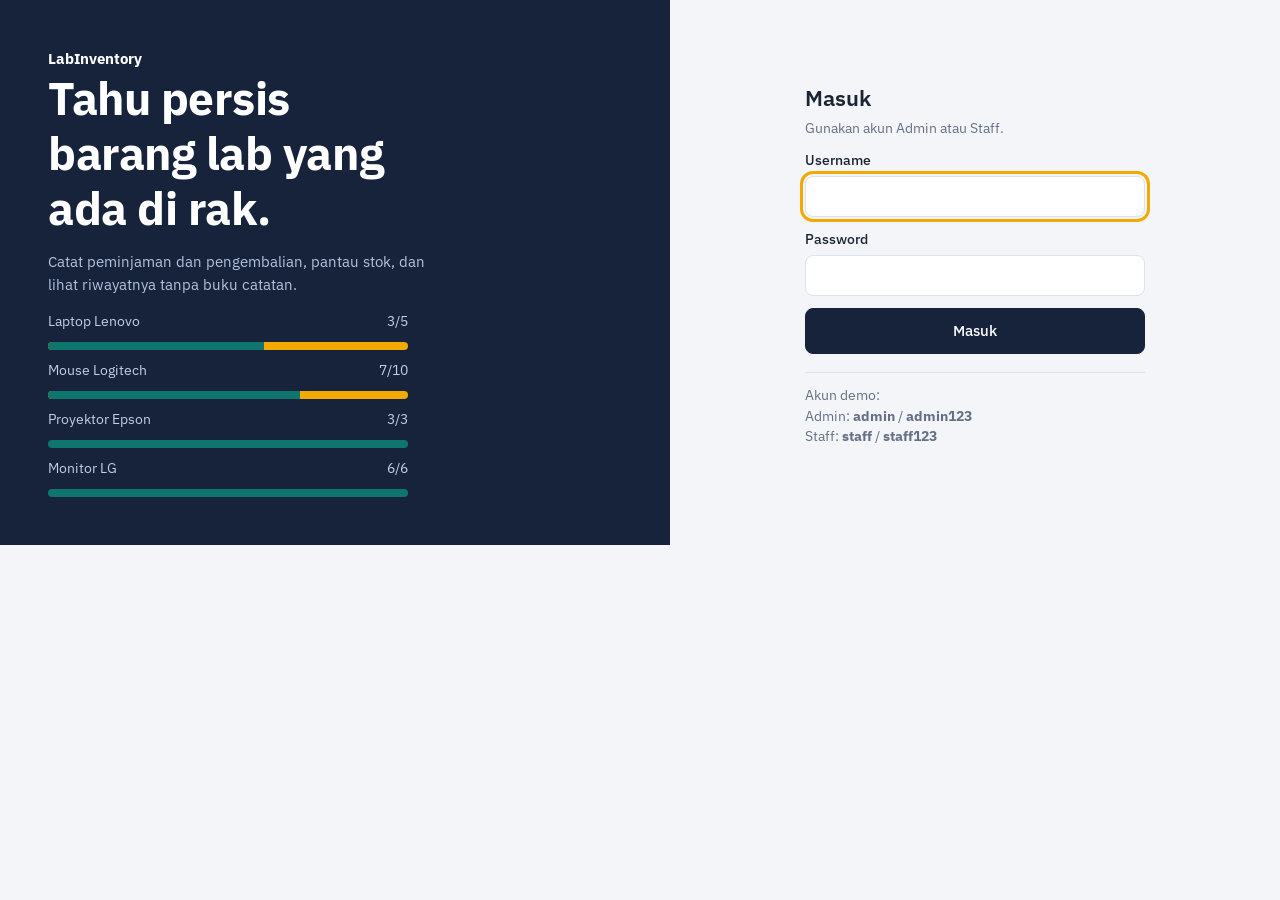
<file: lab-inventory/index.html>
<!DOCTYPE html>
<html lang="id">
<head>
<meta charset="utf-8">
<meta name="viewport" content="width=device-width, initial-scale=1">
<title>Masuk - LabInventory</title>
<link rel="preconnect" href="https://fonts.googleapis.com">
<link href="https://fonts.googleapis.com/css2?family=IBM+Plex+Sans:wght@400;500;600;700&display=swap" rel="stylesheet">
<link rel="stylesheet" href="css/style.css">
</head>
<body data-page="login">
<div id="app"></div>
<div id="modal" role="dialog" aria-modal="true"></div>
<div id="toast" role="status"></div>
<script src="js/config.js"></script>
<script src="js/data.js"></script>
<script src="js/ui.js"></script>
<script src="js/auth.js"></script>
</body>
</html>
</file>
<file: lab-inventory/css/style.css>
:root{--ink:#16233b;--ink2:#22345a;--paper:#f3f5f8;--card:#fff;--line:#dde2ea;--text:#1b2433;--mute:#667085;--ok:#0f766e;--okbg:#d9f2ee;--warn:#b45309;--warnbg:#fdebc8;--bad:#b42318;--badbg:#fde4e1;--acc:#f2a900;--r:8px}
*{box-sizing:border-box}
html,body{margin:0;height:100%}
body{font:15px/1.5 "IBM Plex Sans",system-ui,-apple-system,"Segoe UI",sans-serif;background:var(--paper);color:var(--text)}
button,input,select,textarea{font:inherit;color:inherit}
:focus-visible{outline:3px solid var(--acc);outline-offset:2px}
h1,h2,h3{margin:0;line-height:1.2}
h1{font-size:26px;font-weight:700;letter-spacing:-.01em}
h2{font-size:17px;font-weight:600}
.shell{display:grid;grid-template-columns:240px 1fr;min-height:100%}
aside{background:var(--ink);color:#dbe3f2;padding:22px 14px;display:flex;flex-direction:column;gap:6px;position:sticky;top:0;height:100vh}
.brand{font-weight:700;font-size:18px;color:#fff;padding:0 10px 4px}
.brand small{display:block;font-weight:400;font-size:12.5px;color:#9fb0cf}
aside nav{display:flex;flex-direction:column;gap:2px;margin-top:18px}
.nav{background:none;border:0;text-align:left;padding:10px 12px;border-radius:var(--r);color:#c3cfe6;cursor:pointer}
.nav:hover{background:var(--ink2);color:#fff}
.nav.on{background:var(--acc);color:#16233b;font-weight:600}
.me{margin-top:auto;padding:12px;border-top:1px solid #2c4068;font-size:14px}
.me b{display:block;color:#fff}
.me span{color:#9fb0cf;font-size:13px}
.me button{margin-top:10px;width:100%}
main{padding:28px clamp(16px,3vw,40px) 60px;max-width:1180px;width:100%}
.head{display:flex;justify-content:space-between;align-items:flex-end;gap:16px;flex-wrap:wrap;margin-bottom:22px}
.head p{margin:4px 0 0;color:var(--mute)}
.card{background:var(--card);border:1px solid var(--line);border-radius:var(--r);padding:18px}
.card+.card{margin-top:18px}
.btn{border:1px solid var(--line);background:#fff;padding:8px 14px;border-radius:var(--r);cursor:pointer;font-weight:500}
.btn:hover{border-color:#aab4c5}
.btn.p{background:var(--ink);border-color:var(--ink);color:#fff}
.btn.p:hover{background:var(--ink2)}
.btn.d{color:var(--bad)}
.btn.s{padding:5px 10px;font-size:13.5px}
.me .btn{background:transparent;color:#dbe3f2;border-color:#3a5083}
.stock{display:grid;grid-template-columns:repeat(4,1fr);gap:0;border:1px solid var(--line);border-radius:var(--r);background:#fff;overflow:hidden}
.stock>div{padding:16px 18px;border-right:1px solid var(--line)}
.stock>div:last-child{border-right:0}
.stock b{display:block;font-size:30px;line-height:1.1;font-weight:700}
.stock span{color:var(--mute);font-size:13.5px}
.meter{margin:18px 0 6px}
.meter .bar{height:16px}
.meter p{display:flex;justify-content:space-between;color:var(--mute);font-size:13.5px;margin:6px 0 0}
.bar{height:8px;border-radius:99px;background:var(--acc);overflow:hidden;min-width:70px}
.bar i{display:block;height:100%;background:var(--ok)}
table{width:100%;border-collapse:collapse}
th,td{text-align:left;padding:11px 12px;border-bottom:1px solid var(--line);vertical-align:middle}
th{font-size:13px;font-weight:600;color:var(--mute);background:#f8f9fb}
tr:last-child td{border-bottom:0}
.tw{overflow-x:auto;border:1px solid var(--line);border-radius:var(--r);background:#fff}
.num{text-align:right;font-variant-numeric:tabular-nums}
.act{display:flex;gap:6px;justify-content:flex-end;white-space:nowrap}
.tag{display:inline-block;padding:2px 10px;border-radius:99px;font-size:13px;font-weight:500}
.tag.ok{background:var(--okbg);color:var(--ok)}
.tag.warn{background:var(--warnbg);color:var(--warn)}
.tag.bad{background:var(--badbg);color:var(--bad)}
.tools{display:flex;gap:10px;margin-bottom:14px;flex-wrap:wrap}
.tools input,.tools select{padding:9px 12px;border:1px solid var(--line);border-radius:var(--r);background:#fff}
.tools input{flex:1;min-width:200px}
.empty{padding:28px;text-align:center;color:var(--mute)}
label{display:block;font-weight:500;font-size:14px;margin-bottom:12px}
label input,label select,label textarea{display:block;width:100%;margin-top:5px;padding:9px 12px;border:1px solid var(--line);border-radius:var(--r);background:#fff;font-weight:400}
.grid2{display:grid;grid-template-columns:1fr 1fr;gap:0 16px}
.hint{color:var(--mute);font-size:13.5px;margin:-6px 0 12px}
.err{background:var(--badbg);color:var(--bad);padding:9px 12px;border-radius:var(--r);margin-bottom:12px;font-size:14px}
.feed{list-style:none;margin:0;padding:0}
.feed li{display:flex;justify-content:space-between;gap:12px;padding:10px 0;border-bottom:1px solid var(--line)}
.feed li:last-child{border-bottom:0}
.feed time{color:var(--mute);font-size:13.5px;white-space:nowrap}
#modal{position:fixed;inset:0;background:rgba(22,35,59,.55);display:none;align-items:center;justify-content:center;padding:16px;z-index:20}
#modal.on{display:flex}
.dlg{background:#fff;border-radius:var(--r);padding:22px;width:100%;max-width:460px;max-height:92vh;overflow:auto}
.dlg h2{margin-bottom:16px}
.dlg .row{display:flex;justify-content:flex-end;gap:8px;margin-top:6px}
#toast{position:fixed;bottom:20px;left:50%;transform:translateX(-50%);background:var(--ink);color:#fff;padding:10px 18px;border-radius:var(--r);display:none;z-index:30}
.login{min-height:100%;display:grid;grid-template-columns:1.1fr 1fr}
.login .art{background:var(--ink);color:#fff;padding:48px;display:flex;flex-direction:column;justify-content:space-between}
.login .art h1{font-size:clamp(30px,4vw,46px);max-width:14ch}
.login .art p{color:#b4c2de;max-width:42ch}
.rack{display:grid;gap:10px;max-width:360px}
.rack div{display:flex;justify-content:space-between;font-size:14px;color:#c3cfe6}
.rack .bar{background:var(--acc)}
.login .form{display:flex;align-items:center;justify-content:center;padding:32px}
.login form{width:100%;max-width:340px}
.login form h2{font-size:22px;margin-bottom:6px}
.login form .btn{width:100%;padding:11px}
.demo{margin-top:18px;font-size:13.5px;color:var(--mute);border-top:1px solid var(--line);padding-top:12px}
@media(max-width:860px){
.shell{grid-template-columns:1fr}
aside{position:static;height:auto;flex-direction:row;flex-wrap:wrap;align-items:center;padding:12px}
aside nav{flex-direction:row;margin:0;overflow-x:auto;width:100%;order:3}
.nav{white-space:nowrap}
.me{margin:0 0 0 auto;border:0;padding:0;display:flex;gap:10px;align-items:center}
.me button{margin:0;width:auto}
.stock{grid-template-columns:1fr 1fr}
.stock>div:nth-child(2){border-right:0}
.stock>div:nth-child(-n+2){border-bottom:1px solid var(--line)}
.login{grid-template-columns:1fr}
.login .art{padding:28px;gap:24px}
.grid2{grid-template-columns:1fr}
}
@media(prefers-reduced-motion:reduce){*{transition:none!important;animation:none!important}}
</file>
